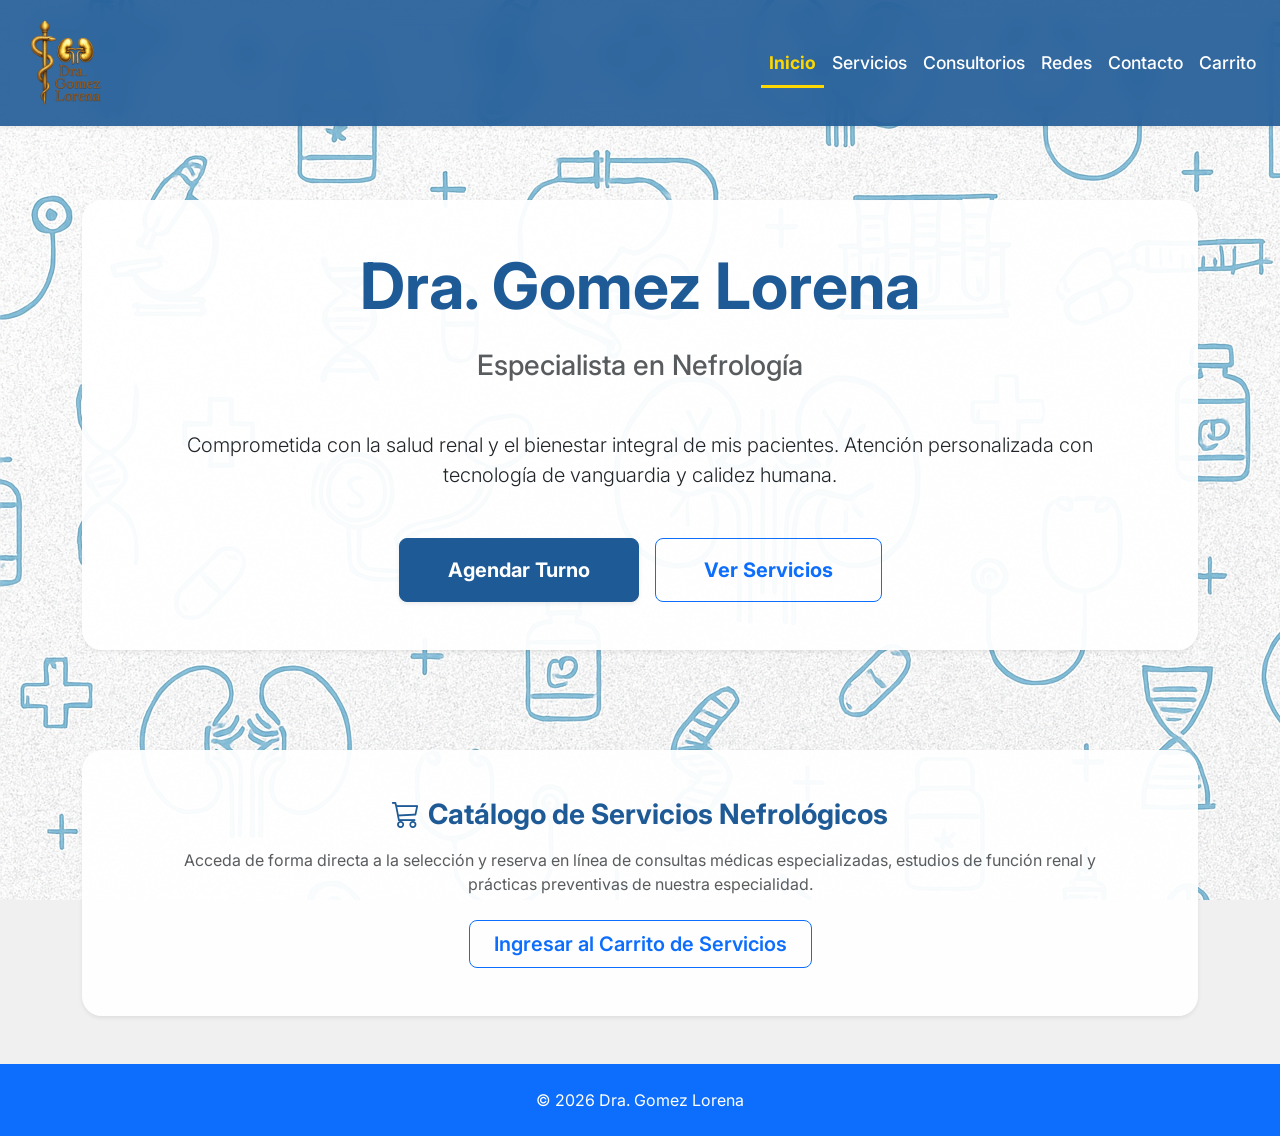
<file: index.html>
<!DOCTYPE html>
<html lang="es">

<head>
    <meta charset="utf-8" />
    <meta name="viewport" content="width=device-width, initial-scale=1.0" />
    <title>Inicio - Dra Gomez Lorena</title>
    <link rel="icon" type="image/png" href="favicon.png" />
    <link href="https://fonts.googleapis.com/css2?family=Inter:wght@400;500;700&display=swap" rel="stylesheet">
    <link rel="stylesheet" href="https://cdn.jsdelivr.net/npm/bootstrap@5.3.3/dist/css/bootstrap.min.css">
    <link rel="stylesheet" href="https://cdn.jsdelivr.net/npm/bootstrap-icons@1.11.3/font/bootstrap-icons.min.css">
    <link rel="stylesheet" href="css/app.css" />
</head>

<body>
    <header>
        <nav class="navbar navbar-expand-lg px-3 fixed-top shadow-sm">
            <div class="container-fluid px-0">
                <a class="navbar-brand ps-0" href="index.html">
                    <img src="iconos/GomezIconDorado.png" alt="Logo" style="height: 100px;" />
                </a>
                <button class="navbar-toggler border-warning" type="button" data-bs-toggle="collapse" data-bs-target="#navbarNav">
                    <span class="navbar-toggler-icon"></span>
                </button>
                <div class="collapse navbar-collapse" id="navbarNav">
                    <ul class="navbar-nav ms-auto">
                        <li class="nav-item"><a class="nav-link active" href="index.html">Inicio</a></li>
                        <li class="nav-item"><a class="nav-link" href="servicios.html">Servicios</a></li>
                        <li class="nav-item"><a class="nav-link" href="consultorios.html">Consultorios</a></li>
                        <li class="nav-item"><a class="nav-link" href="redes.html">Redes</a></li>
                        <li class="nav-item"><a class="nav-link" href="contacto.html">Contacto</a></li>
                        <li class="nav-item"><a class="nav-link" href="carrito.html">Carrito</a></li>
                    </ul>
                </div>
            </div>
        </nav>
    </header>

    <main class="contenido-principal container">
        <section class="seccion-principal text-center">
            <div class="tarjeta-premium p-5 shadow-sm">
                <h1 class="display-3 fw-bold text-primary mb-4">Dra. Gomez Lorena</h1>
                <h2 class="h3 text-muted mb-5">Especialista en Nefrología</h2>
                <p class="lead mb-5 px-lg-5">
                    Comprometida con la salud renal y el bienestar integral de mis pacientes. 
                    Atención personalizada con tecnología de vanguardia y calidez humana.
                </p>
                <div class="d-grid gap-3 d-sm-flex justify-content-sm-center">
                    <a href="contacto.html" class="btn btn-primary btn-lg px-5 py-3 fw-bold shadow-sm">
                        Agendar Turno
                    </a>
                    <a href="servicios.html" class="btn btn-outline-primary btn-lg px-5 py-3 fw-bold">
                        Ver Servicios
                    </a>
                </div>
            </div>
        </section>

        <section class="mb-5 text-center">
            <div class="tarjeta-premium p-5 shadow-sm">
                <h3 class="fw-bold text-primary mb-3"><i class="bi bi-cart3 me-2"></i>Catálogo de Servicios Nefrológicos</h3>
                <p class="text-muted mb-4 px-lg-5">
                    Acceda de forma directa a la selección y reserva en línea de consultas médicas especializadas, 
                    estudios de función renal y prácticas preventivas de nuestra especialidad.
                </p>
                <a href="carrito.html" class="btn btn-outline-primary btn-lg px-4 py-2 fw-semibold">
                    Ingresar al Carrito de Servicios
                </a>
            </div>
        </section>
    </main>

    <footer class="bg-primary text-white py-4 mt-auto">
        <div class="container text-center">
            <p class="mb-0">&copy; 2026 Dra. Gomez Lorena</p>
        </div>
    </footer>

    <script src="https://cdn.jsdelivr.net/npm/bootstrap@5.3.3/dist/js/bootstrap.bundle.min.js"></script>
</body>

</html>
</file>
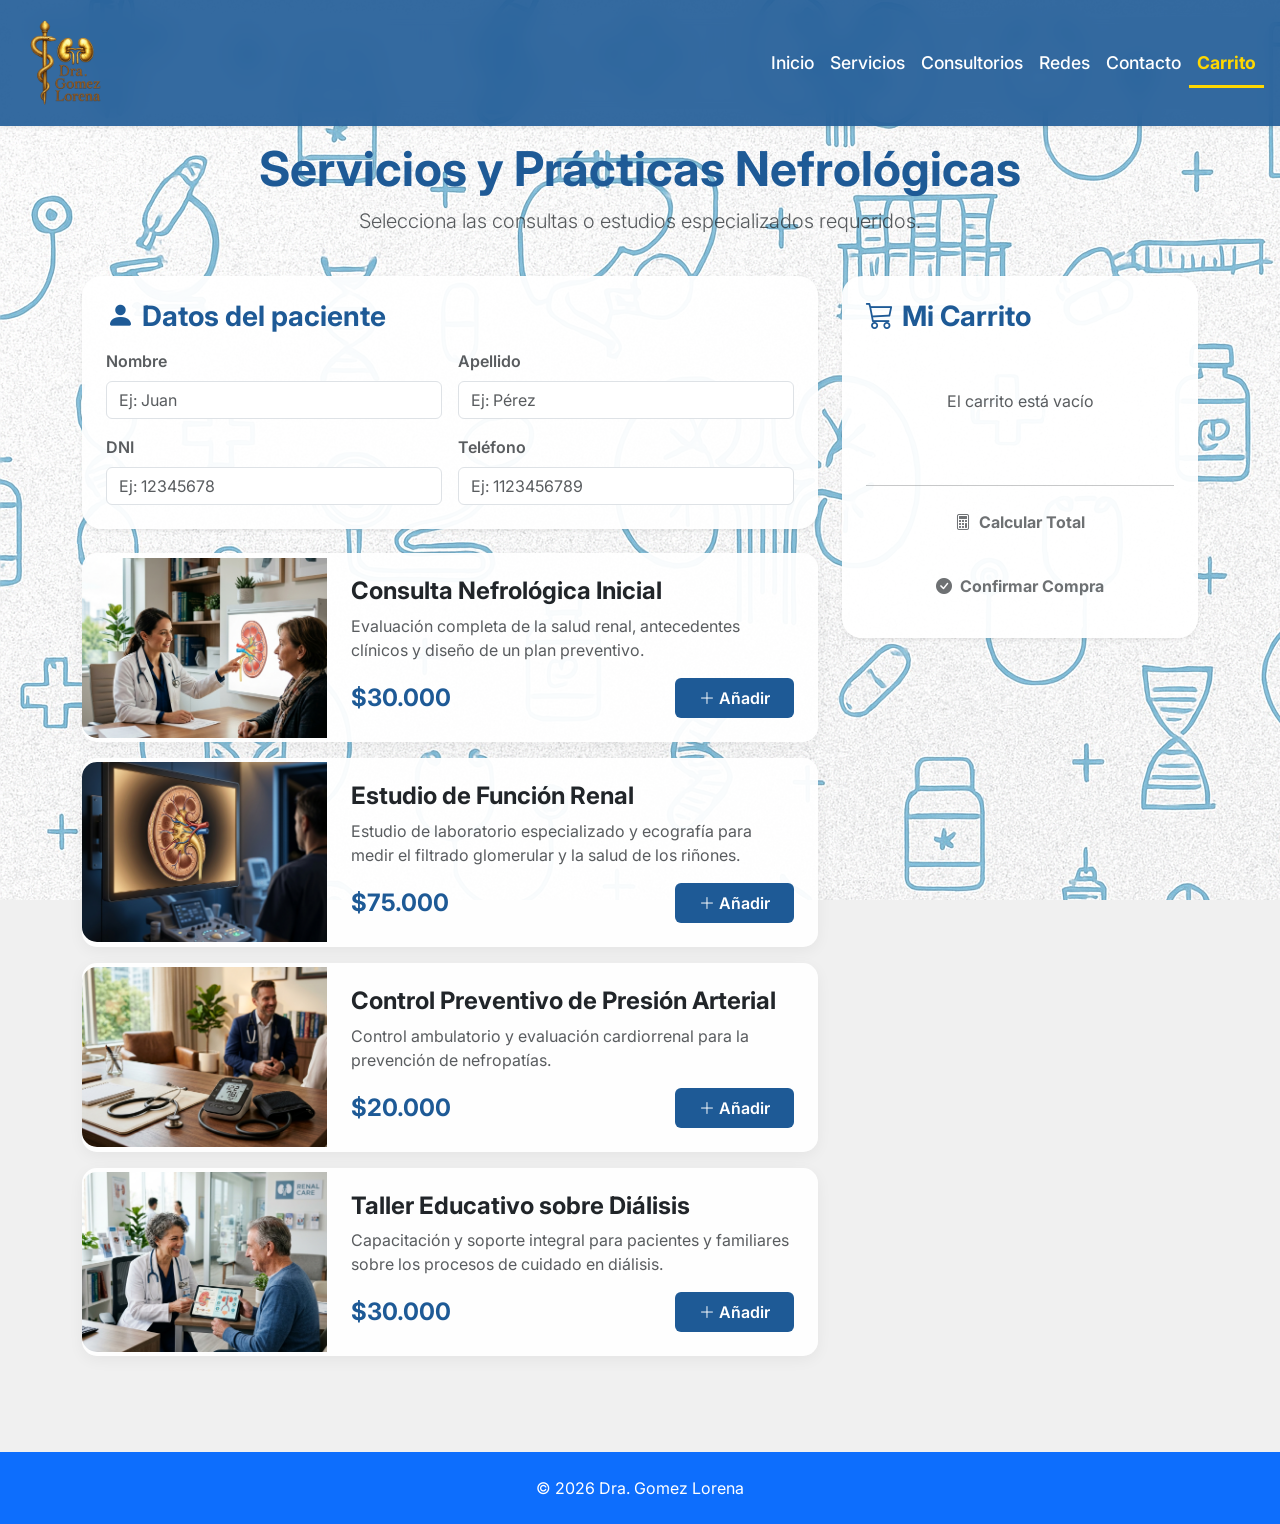
<file: carrito.html>
<!DOCTYPE html>
<html lang="es">

<head>
    <meta charset="utf-8" />
    <meta name="viewport" content="width=device-width, initial-scale=1.0" />
    <title>Carrito de Compras - Dra Gomez Lorena</title>
    <link rel="icon" type="image/png" href="favicon.png" />
    <link href="https://fonts.googleapis.com/css2?family=Inter:wght@400;500;700&display=swap" rel="stylesheet">
    <link rel="stylesheet" href="https://cdn.jsdelivr.net/npm/bootstrap@5.3.3/dist/css/bootstrap.min.css">
    <link rel="stylesheet" href="https://cdn.jsdelivr.net/npm/bootstrap-icons@1.11.3/font/bootstrap-icons.min.css">
    <link rel="stylesheet" href="css/app.css" />
    <style>
        .seccion-carrito {
            padding-top: 140px;
            padding-bottom: 80px;
        }

        .img-producto {
            width: 100%;
            height: 180px;
            object-fit: cover;
            border-top-left-radius: 15px;
            border-bottom-left-radius: 15px;
        }

        @media (max-width: 768px) {
            .img-producto {
                height: 200px;
                border-bottom-left-radius: 0;
                border-top-right-radius: 15px;
            }
        }

        .tarjeta-producto {
            border: none;
            border-radius: 15px;
            background: var(--fondo-premium);
            box-shadow: 0 4px 15px rgba(0, 0, 0, 0.05);
            transition: transform 0.2s ease, box-shadow 0.2s ease;
        }

        .tarjeta-producto:hover {
            transform: translateY(-5px);
            box-shadow: 0 8px 25px rgba(0, 0, 0, 0.1);
        }

        .btn-azul {
            background-color: var(--azul-principal);
            color: white;
            border: none;
            transition: background-color 0.2s ease, color 0.2s ease;
        }

        .btn-azul:hover {
            background-color: #154575;
            color: var(--dorado-acento);
        }

        .btn-dorado {
            background-color: var(--dorado-acento);
            color: #1e5a96;
            font-weight: 700;
            border: none;
            transition: transform 0.2s ease;
        }

        .btn-dorado:hover {
            background-color: #e6c200;
            transform: scale(1.02);
        }

        .lista-carrito-elemento {
            border-bottom: 1px dashed #ddd;
            padding: 10px 0;
        }

        .lista-carrito-elemento:last-child {
            border-bottom: none;
        }

        .panel-carrito-fijo {
            position: sticky;
            top: 120px;
            z-index: 100;
        }
    </style>
</head>

<body class="d-flex flex-column h-100">
    <header>
        <nav class="navbar navbar-expand-lg px-3 fixed-top shadow-sm">
            <div class="container-fluid px-0">
                <a class="navbar-brand ps-0" href="index.html">
                    <img src="iconos/GomezIconDorado.png" alt="Logo" style="height: 100px;" />
                </a>
                <button class="navbar-toggler border-warning" type="button" data-bs-toggle="collapse"
                    data-bs-target="#navbarNav">
                    <span class="navbar-toggler-icon"></span>
                </button>
                <div class="collapse navbar-collapse" id="navbarNav">
                    <ul class="navbar-nav ms-auto">
                        <li class="nav-item"><a class="nav-link" href="index.html">Inicio</a></li>
                        <li class="nav-item"><a class="nav-link" href="servicios.html">Servicios</a></li>
                        <li class="nav-item"><a class="nav-link" href="consultorios.html">Consultorios</a></li>
                        <li class="nav-item"><a class="nav-link" href="redes.html">Redes</a></li>
                        <li class="nav-item"><a class="nav-link" href="contacto.html">Contacto</a></li>
                        <li class="nav-item"><a class="nav-link active" href="carrito.html">Carrito</a></li>
                    </ul>
                </div>
            </div>
        </nav>
    </header>

    <main class="flex-shrink-0">
        <section class="seccion-carrito container">
            <div class="row">
                <div class="col-12 mb-4 text-center">
                    <h1 class="display-5 fw-bold" style="color: var(--azul-principal);">Servicios y Prácticas
                        Nefrológicas</h1>
                    <p class="lead text-muted">Selecciona las consultas o estudios especializados requeridos.</p>
                </div>
            </div>

            <div class="row g-4">
                <!-- aca van los servicios médicos que mostramos -->
                <div class="col-lg-8">
                    <!-- formulario para que el paciente cargue sus datos -->
                    <div class="card tarjeta-premium p-4 mb-4 shadow-sm">
                        <h3 class="fw-bold mb-3" style="color: var(--azul-principal);">
                            <i class="bi bi-person-fill me-2"></i>Datos del paciente
                        </h3>
                        <form id="formulario-comprador" class="row g-3">
                            <div class="col-md-6">
                                <label for="comprador-nombre" class="form-label fw-semibold text-muted">Nombre</label>
                                <input type="text" class="form-control" id="comprador-nombre" required
                                    placeholder="Ej: Juan">
                            </div>
                            <div class="col-md-6">
                                <label for="comprador-apellido"
                                    class="form-label fw-semibold text-muted">Apellido</label>
                                <input type="text" class="form-control" id="comprador-apellido" required
                                    placeholder="Ej: Pérez">
                            </div>
                            <div class="col-md-6">
                                <label for="comprador-dni" class="form-label fw-semibold text-muted">DNI</label>
                                <input type="text" class="form-control" id="comprador-dni" required
                                    placeholder="Ej: 12345678" pattern="[0-9]{7,8}">
                            </div>
                            <div class="col-md-6">
                                <label for="comprador-telefono"
                                    class="form-label fw-semibold text-muted">Teléfono</label>
                                <input type="tel" class="form-control" id="comprador-telefono" required
                                    placeholder="Ej: 1123456789">
                            </div>
                        </form>
                    </div>

                    <div id="contenedor-productos">

                    </div>
                </div>

                <!-- aqui resumen del carrito -->
                <div class="col-lg-4">
                    <div class="card tarjeta-premium p-4 panel-carrito-fijo shadow-sm">
                        <h3 class="fw-bold mb-3" style="color: var(--azul-principal);">
                            <i class="bi bi-cart3 me-2"></i>Mi Carrito
                        </h3>

                        <div id="mensaje-temporal" class="alert alert-success d-none py-2" role="alert"></div>

                        <!-- la lista de compra -->
                        <div id="lista-carrito" class="my-3 overflow-auto" style="max-height: 250px;">
                            <p class="text-muted italic text-center py-4">El carrito está vacío</p>
                        </div>

                        <hr>


                        <button id="btn-calcular" class="btn btn-azul w-100 fw-bold py-2 mb-3"
                            onclick="calcularTotales()" disabled>
                            <i class="bi bi-calculator me-2"></i>Calcular Total
                        </button>

                        <!-- cuadro con los precios finales -->
                        <div id="panel-totales" class="bg-light p-3 rounded mb-3 d-none">
                            <div class="d-flex justify-content-between mb-2">
                                <span class="text-muted">Subtotal:</span>
                                <span id="subtotal-valor" class="fw-semibold">-$0.00</span>
                            </div>
                            <div class="d-flex justify-content-between mb-2">
                                <span class="text-muted">IVA (21%):</span>
                                <span id="iva-valor" class="fw-semibold">-$0.00</span>
                            </div>
                            <div class="d-flex justify-content-between pt-2 border-top">
                                <span class="fw-bold text-dark">Total:</span>
                                <span id="total-valor" class="fw-bold fs-5 text-primary">-$0.00</span>
                            </div>
                        </div>

                        <!-- boton final para comprar -->
                        <button id="btn-confirmar" class="btn btn-dorado w-100 fw-bold py-3" onclick="confirmarPedido()"
                            disabled>
                            <i class="bi bi-check-circle-fill me-2"></i>Confirmar Compra
                        </button>
                    </div>
                </div>
            </div>
        </section>
    </main>

    <footer class="bg-primary text-white py-4 mt-auto">
        <div class="container text-center">
            <p class="mb-0">&copy; 2026 Dra. Gomez Lorena</p>
        </div>
    </footer>

    <!-- bootstrap y scripts -->
    <script src="https://cdn.jsdelivr.net/npm/bootstrap@5.3.3/dist/js/bootstrap.bundle.min.js"></script>
    <script src="js/productos.js"></script>
    <script>
        // aqui guardamos lo que el usuario va agregando
        let carrito = [];

        // Elementos del html que vamos a usar
        const contenedorProductos = document.getElementById("contenedor-productos");
        const listaCarrito = document.getElementById("lista-carrito");
        const btnCalcular = document.getElementById("btn-calcular");
        const btnConfirmar = document.getElementById("btn-confirmar");
        const panelTotales = document.getElementById("panel-totales");
        const subtotalValor = document.getElementById("subtotal-valor");
        const ivaValor = document.getElementById("iva-valor");
        const totalValor = document.getElementById("total-valor");
        const mensajeTemporal = document.getElementById("mensaje-temporal");

        // función para mostrar los productos en pantalla
        function renderizarCatalogo() {
            contenedorProductos.innerHTML = "";

            Object.keys(productos).forEach(id => {
                const producto = productos[id];
                const tarjeta = document.createElement("div");
                tarjeta.className = "card tarjeta-producto mb-3";
                tarjeta.innerHTML = `
                    <div class="row g-0 align-items-center">
                        <div class="col-md-4">
                            <img src="${producto.imagen}" class="img-producto" alt="${producto.nombre}">
                        </div>
                        <div class="col-md-8">
                            <div class="card-body p-4">
                                <h4 class="card-title fw-bold text-dark mb-2">${producto.nombre}</h4>
                                <p class="card-text text-muted mb-3">${producto.descripcion}</p>
                                <div class="d-flex justify-content-between align-items-center">
                                    <span class="fs-4 fw-bold text-primary">$${producto.precio.toLocaleString('es-AR')}</span>
                                    <button class="btn btn-azul px-4 py-2 fw-semibold" onclick="agregarAlCarrito(${id})">
                                        <i class="bi bi-plus-lg me-1"></i>Añadir
                                    </button>
                                </div>
                            </div>
                        </div>
                    </div>
                `;
                contenedorProductos.appendChild(tarjeta);
            });
        }

        // funcion agregar al carrito
        function agregarAlCarrito(id) {
            const producto = productos[id];
            if (!producto) return;

            const elementoExistente = carrito.find(elemento => elemento.id === id);

            if (elementoExistente) {
                elementoExistente.cantidad += 1;
            } else {
                carrito.push({
                    id: id,
                    nombre: producto.nombre,
                    precio: producto.precio,
                    cantidad: 1
                });
            }

            mostrarAlerta(`"${producto.nombre}" agregado al carrito ✅`);
            actualizarCarritoDOM();
            ocultarTotales();
        }

        // funcion para quitar un producto si el usuario se arrepiente
        function quitarDelCarrito(id) {
            carrito = carrito.filter(elemento => elemento.id !== id);
            actualizarCarritoDOM();
            ocultarTotales();
            mostrarAlerta("Servicio removido del carrito ❌");
        }

        // funcion dibuja el carrito en el costado con su contenido
        function actualizarCarritoDOM() {
            listaCarrito.innerHTML = "";

            if (carrito.length === 0) {
                listaCarrito.innerHTML = `<p class="text-muted italic text-center py-4">El carrito está vacío</p>`;
                btnCalcular.disabled = true;
                btnConfirmar.disabled = true;
                return;
            }

            carrito.forEach(elemento => {
                const fila = document.createElement("div");
                fila.className = "d-flex justify-content-between align-items-center lista-carrito-elemento";
                fila.innerHTML = `
                    <div>
                        <span class="fw-semibold d-block text-dark text-truncate" style="max-width: 180px;">${elemento.nombre}</span>
                        <small class="text-muted">Cant: ${elemento.cantidad} x $${elemento.precio.toLocaleString('es-AR')}</small>
                    </div>
                    <div class="d-flex align-items-center gap-2">
                        <span class="fw-bold text-primary">$${(elemento.precio * elemento.cantidad).toLocaleString('es-AR')}</span>
                        <button class="btn btn-outline-danger btn-sm px-2 py-1" onclick="quitarDelCarrito(${elemento.id})">
                            <i class="bi bi-trash"></i>
                        </button>
                    </div>
                `;
                listaCarrito.appendChild(fila);
            });

            btnCalcular.disabled = false;
            btnConfirmar.disabled = true;
        }

        // funcion de calculos
        function calcularTotales() {
            if (carrito.length === 0) return;

            const subtotal = carrito.reduce((acumulador, elemento) => acumulador + (elemento.precio * elemento.cantidad), 0);
            const iva = subtotal * IVA_PORCENTAJE;
            const total = subtotal + iva;

            subtotalValor.textContent = `$${subtotal.toLocaleString('es-AR', { minimumFractionDigits: 2, maximumFractionDigits: 2 })}`;
            ivaValor.textContent = `$${iva.toLocaleString('es-AR', { minimumFractionDigits: 2, maximumFractionDigits: 2 })}`;
            totalValor.textContent = `$${total.toLocaleString('es-AR', { minimumFractionDigits: 2, maximumFractionDigits: 2 })}`;

            panelTotales.classList.remove("d-none");
            btnConfirmar.disabled = false;
            mostrarAlerta("Totales calculados con éxito 🧮");
        }

        // funcion que esconde el panel de precios si agrega o quita elementos para que tengan que volver a calcular
        function ocultarTotales() {
            panelTotales.classList.add("d-none");
            btnConfirmar.disabled = true;
        }



        // realiza el envio mediante FormSubmit en segundo plano
        function enviarPedidoFormSubmit(datosComprador) {
            const datosEnvio = new FormData();
            datosEnvio.append("Nombre", datosComprador.nombre);
            datosEnvio.append("Apellido", datosComprador.apellido);
            datosEnvio.append("DNI", datosComprador.dni);
            datosEnvio.append("Teléfono", datosComprador.telefono);

            // Mapear cada elemento del carrito como campo individual para que FormSubmit los liste
            carrito.forEach((elemento, indice) => {
                datosEnvio.append(
                    `Práctica ${indice + 1}`,
                    `${elemento.nombre} (Cant: ${elemento.cantidad}) - Subtotal: $${(elemento.precio * elemento.cantidad).toLocaleString('es-AR')}`
                );
            });

            const subtotal = carrito.reduce((acumulador, elemento) => acumulador + (elemento.precio * elemento.cantidad), 0);
            const iva = subtotal * IVA_PORCENTAJE;
            const total = subtotal + iva;

            datosEnvio.append("Subtotal", `$${subtotal.toLocaleString('es-AR', { minimumFractionDigits: 2 })}`);
            datosEnvio.append("IVA (21%)", `$${iva.toLocaleString('es-AR', { minimumFractionDigits: 2 })}`);
            datosEnvio.append("Total General", `$${total.toLocaleString('es-AR', { minimumFractionDigits: 2 })}`);

            // Parámetros especiales de FormSubmit
            datosEnvio.append("_subject", `Nueva Reserva de Prácticas - ${datosComprador.nombre} ${datosComprador.apellido}`);
            datosEnvio.append("_captcha", "false");
            datosEnvio.append("_template", "box");

            return fetch("https://formsubmit.co/ajax/miguezexequiel@hotmail.com", {
                method: "POST",
                body: datosEnvio
            })
                .then(respuesta => {
                    if (!respuesta.ok) throw new Error("Error en el envío");
                    return respuesta.json();
                });
        }

        // limpia todo, valida el formulario y dispara el envío del mail
        function confirmarPedido() {
            if (carrito.length === 0) return;

            const formulario = document.getElementById("formulario-comprador");
            if (!formulario.reportValidity()) {
                mostrarAlerta("Completa los datos del comprador correctamente ⚠️");
                return;
            }

            const datosComprador = {
                nombre: document.getElementById("comprador-nombre").value.trim(),
                apellido: document.getElementById("comprador-apellido").value.trim(),
                dni: document.getElementById("comprador-dni").value.trim(),
                telefono: document.getElementById("comprador-telefono").value.trim()
            };

            btnConfirmar.disabled = true;
            btnConfirmar.innerHTML = `<span class="spinner-border spinner-border-sm me-2" role="status" aria-hidden="true"></span>Enviando...`;

            enviarPedidoFormSubmit(datosComprador)
                .then(() => {
                    carrito = [];
                    actualizarCarritoDOM();
                    ocultarTotales();
                    formulario.reset();
                    window.location.href = "gracias.html";
                })
                .catch(error => {
                    console.error("Fallo al mandar mail:", error);
                    mostrarAlerta("Fallo al enviar mail. Guardando de respaldo... ❌");

                    const pedidoRespaldo = {
                        comprador: datosComprador,
                        items: carrito,
                        fecha: new Date().toISOString()
                    };
                    localStorage.setItem("ultimo_pedido_fallido", JSON.stringify(pedidoRespaldo));

                    btnConfirmar.disabled = false;
                    btnConfirmar.innerHTML = `<i class="bi bi-check-circle-fill me-2"></i>Confirmar Compra`;
                });
        }

        // cartel de mensaje 
        function mostrarAlerta(mensaje) {
            mensajeTemporal.textContent = mensaje;
            mensajeTemporal.classList.remove("d-none");
            clearTimeout(window.temporizadorAlerta);
            window.temporizadorAlerta = setTimeout(() => {
                mensajeTemporal.classList.add("d-none");
            }, 3000);
        }


        renderizarCatalogo();
    </script>
</body>

</html>
</file>
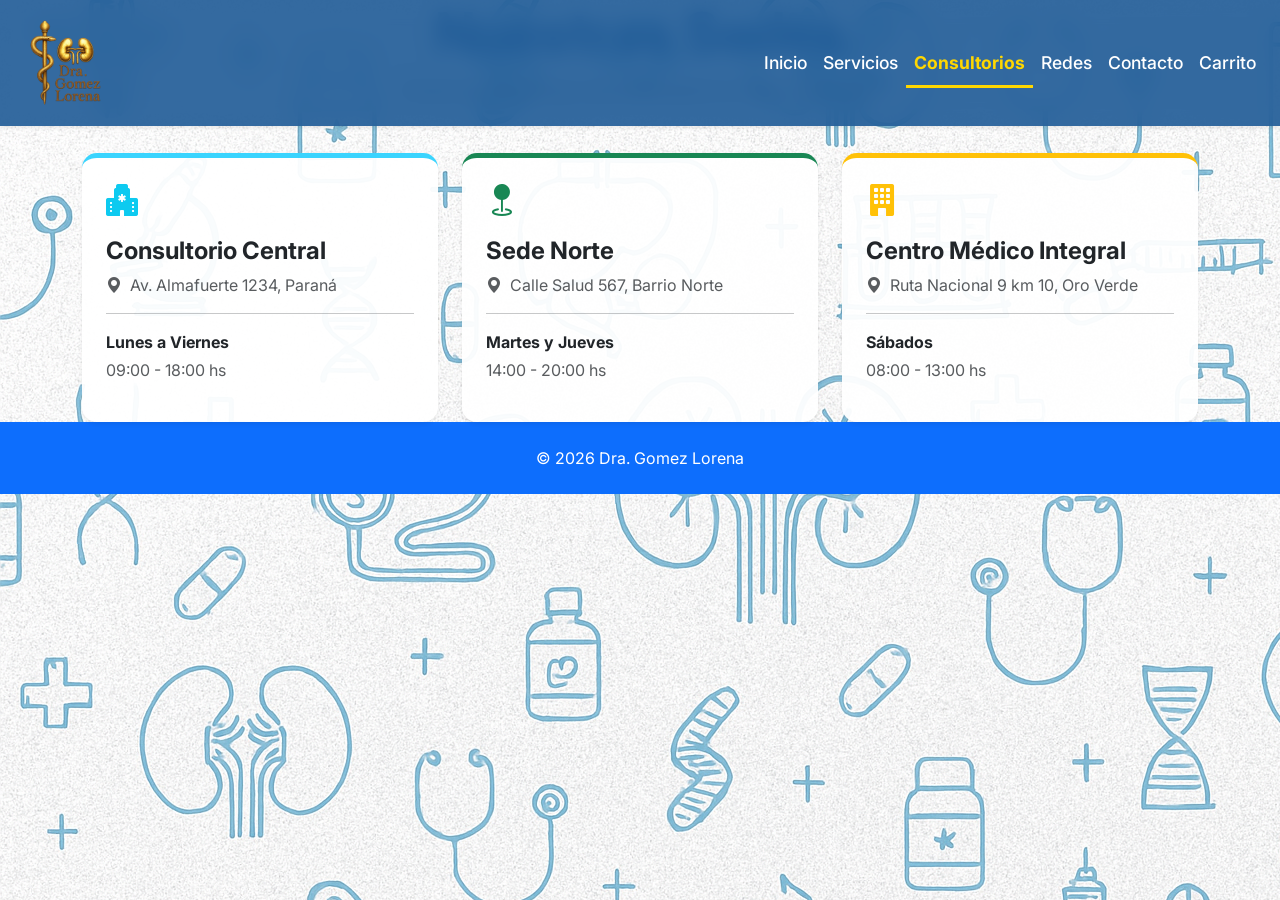
<file: consultorios.html>
<!DOCTYPE html>
<html lang="es">

<head>
    <meta charset="utf-8" />
    <meta name="viewport" content="width=device-width, initial-scale=1.0" />
    <title>Consultorios - Dra Gomez Lorena</title>
    <link rel="icon" type="image/png" href="favicon.png" />
    <link href="https://fonts.googleapis.com/css2?family=Inter:wght@400;500;700&display=swap" rel="stylesheet">
    <link rel="stylesheet" href="https://cdn.jsdelivr.net/npm/bootstrap@5.3.3/dist/css/bootstrap.min.css">
    <link rel="stylesheet" href="https://cdn.jsdelivr.net/npm/bootstrap-icons@1.11.3/font/bootstrap-icons.min.css">
    <link rel="stylesheet" href="css/app.css" />
</head>

<body>
    <header>
        <nav class="navbar navbar-expand-lg px-3 fixed-top shadow-sm">
            <div class="container-fluid px-0">
                <a class="navbar-brand ps-0" href="index.html">
                    <img src="iconos/GomezIconDorado.png" alt="Logo" style="height: 100px;" />
                </a>
                <button class="navbar-toggler border-warning" type="button" data-bs-toggle="collapse"
                    data-bs-target="#navbarNav">
                    <span class="navbar-toggler-icon"></span>
                </button>
                <div class="collapse navbar-collapse" id="navbarNav">
                    <ul class="navbar-nav ms-auto">
                        <li class="nav-item"><a class="nav-link" href="index.html">Inicio</a></li>
                        <li class="nav-item"><a class="nav-link" href="servicios.html">Servicios</a></li>
                        <li class="nav-item"><a class="nav-link active" href="consultorios.html">Consultorios</a></li>
                        <li class="nav-item"><a class="nav-link" href="redes.html">Redes</a></li>
                        <li class="nav-item"><a class="nav-link" href="contacto.html">Contacto</a></li>
                        <li class="nav-item"><a class="nav-link" href="carrito.html">Carrito</a></li>
                    </ul>
                </div>
            </div>
        </nav>
    </header>

    <main class="contenido-principal container">
        <div class="text-center mb-5">
            <h1 class="display-4 text-primary fw-bold">Nuestras Sedes</h1>
            <p class="lead text-muted">Estamos cerca tuyo para brindarte la mejor atención.</p>
        </div>

        <div class="row g-4 justify-content-center">
            <!-- Sede 1 -->
            <div class="col-md-6 col-lg-4">
                <div class="tarjeta-ubicacion h-100 p-4 shadow-sm borde-info-personalizado">
                    <div class="mb-3 text-info h2"><i class="bi bi-hospital-fill"></i></div>
                    <h3 class="h4 fw-bold">Consultorio Central</h3>
                    <p class="text-muted"><i class="bi bi-geo-alt-fill me-2"></i>Av. Almafuerte 1234, Paraná</p>
                    <hr>
                    <p class="mb-1"><strong>Lunes a Viernes</strong></p>
                    <p class="text-muted">09:00 - 18:00 hs</p>
                </div>
            </div>

            <!-- Sede 2 -->
            <div class="col-md-6 col-lg-4">
                <div class="tarjeta-ubicacion h-100 p-4 shadow-sm borde-exito-personalizado">
                    <div class="mb-3 text-success h2"><i class="bi bi-geo-fill"></i></div>
                    <h3 class="h4 fw-bold">Sede Norte</h3>
                    <p class="text-muted"><i class="bi bi-geo-alt-fill me-2"></i>Calle Salud 567, Barrio Norte</p>
                    <hr>
                    <p class="mb-1"><strong>Martes y Jueves</strong></p>
                    <p class="text-muted">14:00 - 20:00 hs</p>
                </div>
            </div>

            <!-- Sede 3 -->
            <div class="col-md-6 col-lg-4">
                <div class="tarjeta-ubicacion h-100 p-4 shadow-sm borde-alerta-personalizado">
                    <div class="mb-3 text-warning h2"><i class="bi bi-building-fill"></i></div>
                    <h3 class="h4 fw-bold">Centro Médico Integral</h3>
                    <p class="text-muted"><i class="bi bi-geo-alt-fill me-2"></i>Ruta Nacional 9 km 10, Oro Verde</p>
                    <hr>
                    <p class="mb-1"><strong>Sábados</strong></p>
                    <p class="text-muted">08:00 - 13:00 hs</p>
                </div>
            </div>
        </div>
    </main>

    <footer class="bg-primary text-white py-4 mt-auto">
        <div class="container text-center">
            <p class="mb-0">&copy; 2026 Dra. Gomez Lorena</p>
        </div>
    </footer>

    <script src="https://cdn.jsdelivr.net/npm/bootstrap@5.3.3/dist/js/bootstrap.bundle.min.js"></script>
</body>

</html>
</file>
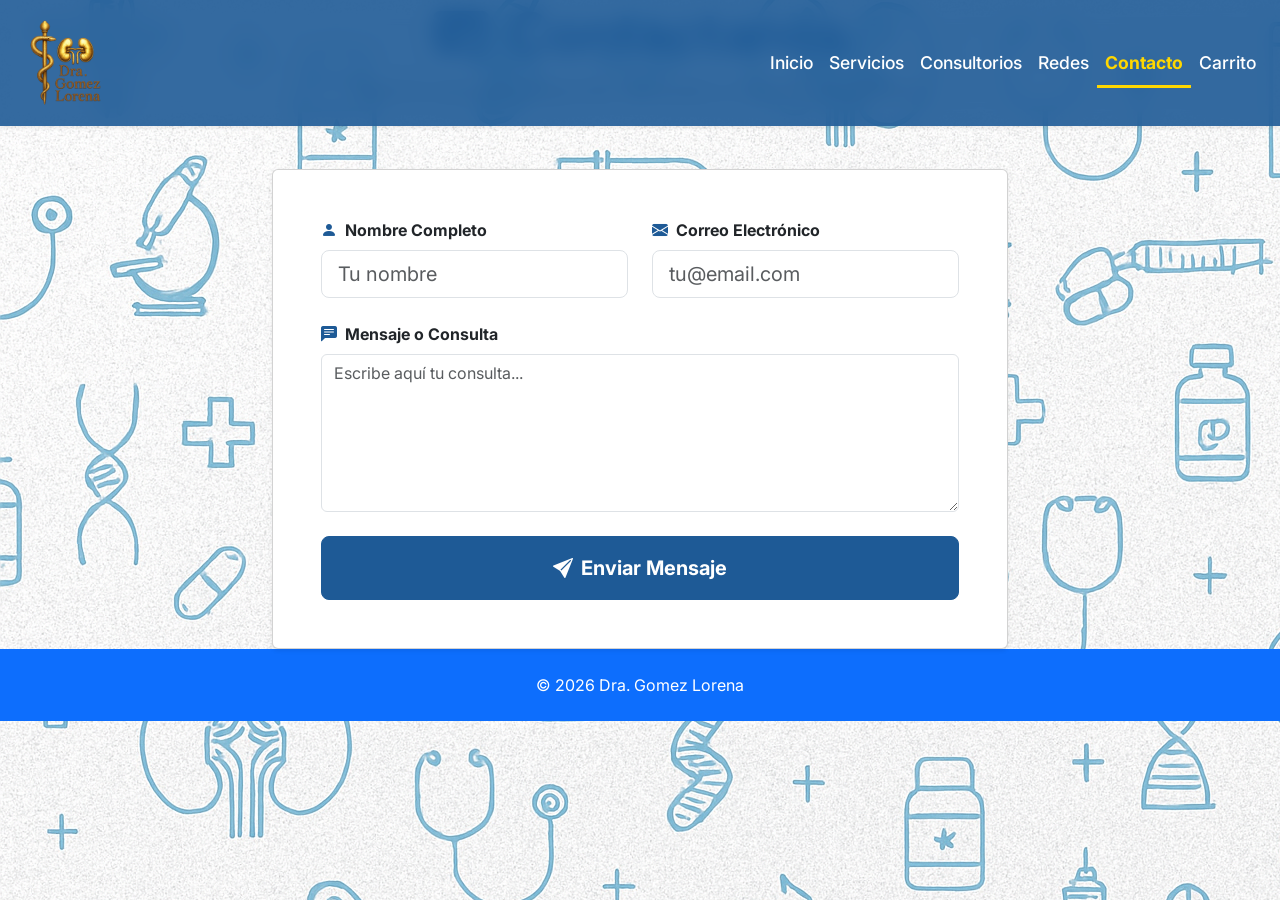
<file: contacto.html>
<!DOCTYPE html>
<html lang="es">

<head>
    <meta charset="utf-8" />
    <meta name="viewport" content="width=device-width, initial-scale=1.0" />
    <title>Contacto - Dra Gomez Lorena</title>
    <link rel="icon" type="image/png" href="favicon.png" />
    <link href="https://fonts.googleapis.com/css2?family=Inter:wght@400;500;700&display=swap" rel="stylesheet">
    <link rel="stylesheet" href="https://cdn.jsdelivr.net/npm/bootstrap@5.3.3/dist/css/bootstrap.min.css">
    <link rel="stylesheet" href="https://cdn.jsdelivr.net/npm/bootstrap-icons@1.11.3/font/bootstrap-icons.min.css">
    <link rel="stylesheet" href="css/app.css" />
</head>

<body>
    <header>
        <nav class="navbar navbar-expand-lg px-3 fixed-top shadow-sm">
            <div class="container-fluid px-0">
                <a class="navbar-brand ps-0" href="index.html">
                    <img src="iconos/GomezIconDorado.png" alt="Logo" style="height: 100px;" />
                </a>
                <button class="navbar-toggler border-warning" type="button" data-bs-toggle="collapse" data-bs-target="#navbarNav">
                    <span class="navbar-toggler-icon"></span>
                </button>
                <div class="collapse navbar-collapse" id="navbarNav">
                    <ul class="navbar-nav ms-auto">
                        <li class="nav-item"><a class="nav-link" href="index.html">Inicio</a></li>
                        <li class="nav-item"><a class="nav-link" href="servicios.html">Servicios</a></li>
                        <li class="nav-item"><a class="nav-link" href="consultorios.html">Consultorios</a></li>
                        <li class="nav-item"><a class="nav-link" href="redes.html">Redes</a></li>
                        <li class="nav-item"><a class="nav-link active" href="contacto.html">Contacto</a></li>
                        <li class="nav-item"><a class="nav-link" href="carrito.html">Carrito</a></li>
                    </ul>
                </div>
            </div>
        </nav>
    </header>

    <main class="contenido-principal container">
        <div class="row justify-content-center">
            <div class="col-lg-8 text-center mb-5">
                <h1 class="display-4 text-primary fw-bold"><i class="bi bi-envelope-at-fill me-2"></i> Contactanos</h1>
                <p class="lead text-muted">Estamos aquí para responder tus dudas y coordinar tu atención.</p>
            </div>
            <div class="col-md-10 col-lg-8">
                <div class="card shadow-sm p-4 p-md-5">
                    <form action="https://formsubmit.co/miguezexequiel@hotmail.com" method="POST">
                        <input type="hidden" name="_captcha" value="false" />
                        <input type="hidden" name="_next" value="gracias.html" />

                        <div class="row g-4">
                            <div class="col-md-6">
                                <label for="nombre" class="form-label fw-bold">
                                    <i class="bi bi-person-fill text-primary me-2"></i>Nombre Completo
                                </label>
                                <input type="text" name="Nombre" id="nombre" class="form-control form-control-lg" placeholder="Tu nombre" required />
                            </div>

                            <div class="col-md-6">
                                <label for="email" class="form-label fw-bold">
                                    <i class="bi bi-envelope-fill text-primary me-2"></i>Correo Electrónico
                                </label>
                                <input type="email" name="Email" id="email" class="form-control form-control-lg" placeholder="tu@email.com" required />
                            </div>

                            <div class="col-12">
                                <label for="mensaje" class="form-label fw-bold">
                                    <i class="bi bi-chat-left-text-fill text-primary me-2"></i>Mensaje o Consulta
                                </label>
                                <textarea name="Mensaje" id="mensaje" rows="6" class="form-control" placeholder="Escribe aquí tu consulta..." required></textarea>
                            </div>

                            <div class="col-12 d-grid mt-4">
                                <button type="submit" class="btn btn-primary btn-lg py-3 fw-bold">
                                    <i class="bi bi-send-fill me-2"></i>Enviar Mensaje
                                </button>
                            </div>
                        </div>
                    </form>
                </div>
            </div>
        </div>
    </main>

    <footer class="bg-primary text-white py-4 mt-auto">
        <div class="container text-center">
            <p class="mb-0">&copy; 2026 Dra. Gomez Lorena</p>
        </div>
    </footer>

    <script src="https://cdn.jsdelivr.net/npm/bootstrap@5.3.3/dist/js/bootstrap.bundle.min.js"></script>
</body>

</html>
</file>
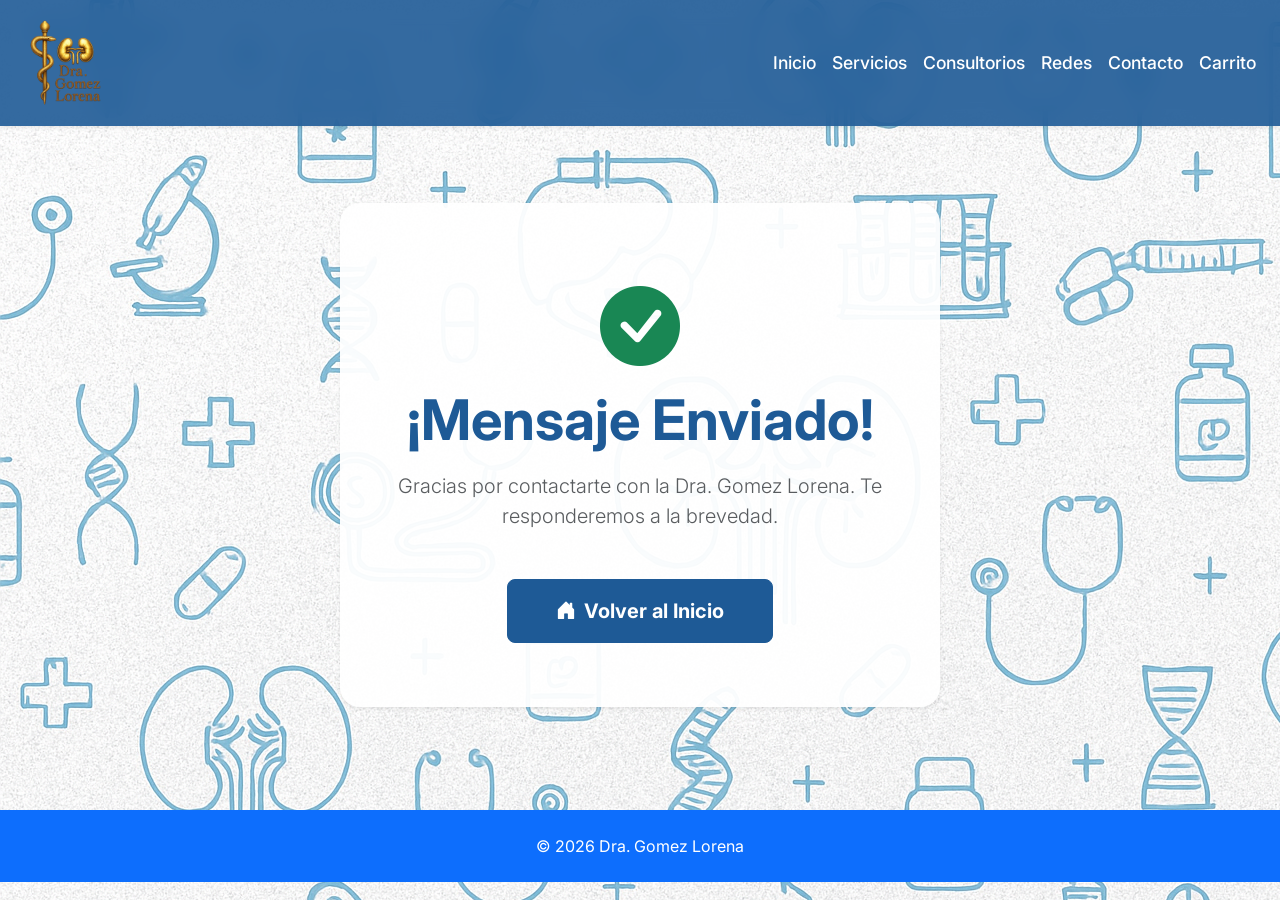
<file: gracias.html>
<!DOCTYPE html>
<html lang="es">

<head>
    <meta charset="utf-8" />
    <meta name="viewport" content="width=device-width, initial-scale=1.0" />
    <title>Gracias - Dra Gomez Lorena</title>
    <link rel="icon" type="image/png" href="favicon.png" />
    <link href="https://fonts.googleapis.com/css2?family=Inter:wght@400;500;700&display=swap" rel="stylesheet">
    <link rel="stylesheet" href="https://cdn.jsdelivr.net/npm/bootstrap@5.3.3/dist/css/bootstrap.min.css">
    <link rel="stylesheet" href="https://cdn.jsdelivr.net/npm/bootstrap-icons@1.11.3/font/bootstrap-icons.min.css">
    <link rel="stylesheet" href="css/app.css" />
    <style>
        .tarjeta-exito { 
            background: var(--fondo-premium);
            border-radius: 20px; 
            padding: 4rem 2rem; 
            max-width: 600px; 
            width: 100%; 
            margin: auto;
        }
        .icono-check { font-size: 5rem; color: #198754; }
    </style>
</head>

<body>
    <header>
        <nav class="navbar navbar-expand-lg px-3 fixed-top shadow-sm">
            <div class="container-fluid px-0">
                <a class="navbar-brand ps-0" href="index.html">
                    <img src="iconos/GomezIconDorado.png" alt="Logo" style="height: 100px;" />
                </a>
                <button class="navbar-toggler border-warning" type="button" data-bs-toggle="collapse" data-bs-target="#navbarNav">
                    <span class="navbar-toggler-icon"></span>
                </button>
                <div class="collapse navbar-collapse" id="navbarNav">
                    <ul class="navbar-nav ms-auto">
                        <li class="nav-item"><a class="nav-link" href="index.html">Inicio</a></li>
                        <li class="nav-item"><a class="nav-link" href="servicios.html">Servicios</a></li>
                        <li class="nav-item"><a class="nav-link" href="consultorios.html">Consultorios</a></li>
                        <li class="nav-item"><a class="nav-link" href="redes.html">Redes</a></li>
                        <li class="nav-item"><a class="nav-link" href="contacto.html">Contacto</a></li>
                        <li class="nav-item"><a class="nav-link" href="carrito.html">Carrito</a></li>
                    </ul>
                </div>
            </div>
        </nav>
    </header>

    <main class="contenido-principal container text-center d-flex align-items-center" style="min-height: 90vh; padding-top: 100px;">
        <div class="tarjeta-exito shadow-sm">
            <i class="bi bi-check-circle-fill icono-check mb-4"></i>
            <h1 class="display-4 fw-bold text-primary mb-3">¡Mensaje Enviado!</h1>
            <p class="lead text-muted mb-5">Gracias por contactarte con la Dra. Gomez Lorena. Te responderemos a la brevedad.</p>
            <a href="index.html" class="btn btn-primary btn-lg px-5 py-3 fw-bold">
                <i class="bi bi-house-door-fill me-2"></i>Volver al Inicio
            </a>
        </div>
    </main>

    <footer class="bg-primary text-white py-4 mt-auto">
        <div class="container text-center">
            <p class="mb-0">&copy; 2026 Dra. Gomez Lorena</p>
        </div>
    </footer>

    <script src="https://cdn.jsdelivr.net/npm/bootstrap@5.3.3/dist/js/bootstrap.bundle.min.js"></script>
</body>

</html>
</file>
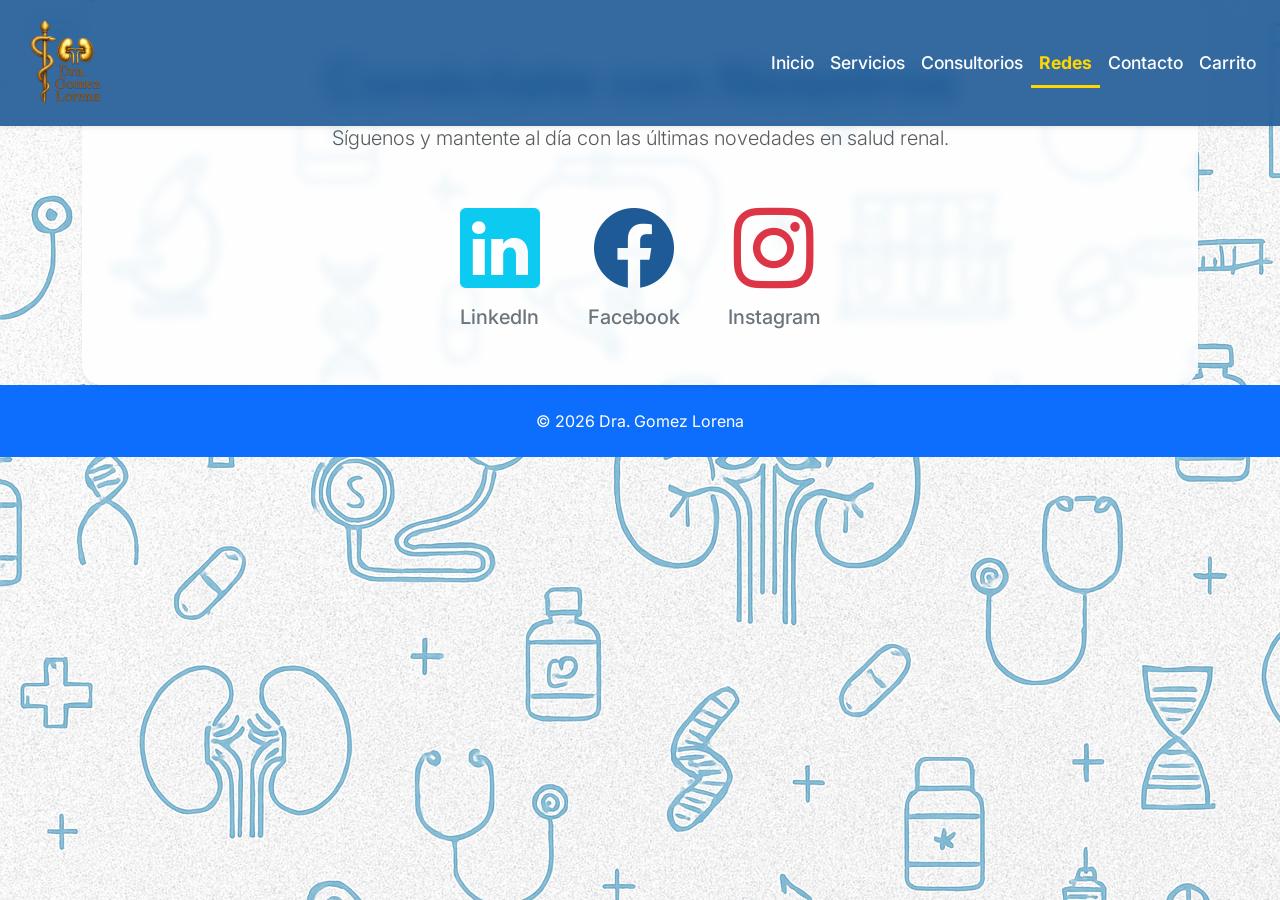
<file: redes.html>
<!DOCTYPE html>
<html lang="es">

<head>
    <meta charset="utf-8" />
    <meta name="viewport" content="width=device-width, initial-scale=1.0" />
    <title>Redes Sociales - Dra Gomez Lorena</title>
    <link rel="icon" type="image/png" href="favicon.png" />
    <link href="https://fonts.googleapis.com/css2?family=Inter:wght@400;500;700&display=swap" rel="stylesheet">
    <link rel="stylesheet" href="https://cdn.jsdelivr.net/npm/bootstrap@5.3.3/dist/css/bootstrap.min.css">
    <link rel="stylesheet" href="https://cdn.jsdelivr.net/npm/bootstrap-icons@1.11.3/font/bootstrap-icons.min.css">
    <link rel="stylesheet" href="css/app.css" />
</head>

<body>
    <header>
        <nav class="navbar navbar-expand-lg px-3 fixed-top shadow-sm">
            <div class="container-fluid px-0">
                <a class="navbar-brand ps-0" href="index.html">
                    <img src="iconos/GomezIconDorado.png" alt="Logo" style="height: 100px;" />
                </a>
                <button class="navbar-toggler border-warning" type="button" data-bs-toggle="collapse" data-bs-target="#navbarNav">
                    <span class="navbar-toggler-icon"></span>
                </button>
                <div class="collapse navbar-collapse" id="navbarNav">
                    <ul class="navbar-nav ms-auto">
                        <li class="nav-item"><a class="nav-link" href="index.html">Inicio</a></li>
                        <li class="nav-item"><a class="nav-link" href="servicios.html">Servicios</a></li>
                        <li class="nav-item"><a class="nav-link" href="consultorios.html">Consultorios</a></li>
                        <li class="nav-item"><a class="nav-link active" href="redes.html">Redes</a></li>
                        <li class="nav-item"><a class="nav-link" href="contacto.html">Contacto</a></li>
                        <li class="nav-item"><a class="nav-link" href="carrito.html">Carrito</a></li>
                    </ul>
                </div>
            </div>
        </nav>
    </header>

    <main class="contenido-principal container">
        <div class="tarjeta-social text-center shadow-sm">
            <div class="mb-5">
                <h1 class="display-4 fw-bold text-primary">Conéctate con Nosotros</h1>
                <p class="lead text-muted">Síguenos y mantente al día con las últimas novedades en salud renal.</p>
            </div>

            <div class="d-flex flex-wrap justify-content-center gap-5">
                <a href="https://www.linkedin.com/in/dra-lorena-gomez-ficticio" target="_blank"
                   class="enlace-icono-social text-info"
                   title="Visita nuestro LinkedIn">
                    <i class="bi bi-linkedin display-1"></i>
                    <p class="mt-2 h5 text-secondary">LinkedIn</p>
                </a>

                <a href="https://www.facebook.com/dra.lorena.gomez.ficticio" target="_blank"
                   class="enlace-icono-social text-primary"
                   title="Visita nuestro Facebook">
                    <i class="bi bi-facebook display-1"></i>
                    <p class="mt-2 h5 text-secondary">Facebook</p>
                </a>

                <a href="https://www.instagram.com/dra.lorena.gomez.ficticio" target="_blank"
                   class="enlace-icono-social text-danger"
                   title="Visita nuestro Instagram">
                    <i class="bi bi-instagram display-1"></i>
                    <p class="mt-2 h5 text-secondary">Instagram</p>
                </a>
            </div>
        </div>
    </main>

    <footer class="bg-primary text-white py-4 mt-auto">
        <div class="container text-center">
            <p class="mb-0">&copy; 2026 Dra. Gomez Lorena</p>
        </div>
    </footer>

    <script src="https://cdn.jsdelivr.net/npm/bootstrap@5.3.3/dist/js/bootstrap.bundle.min.js"></script>
</body>

</html>
</file>
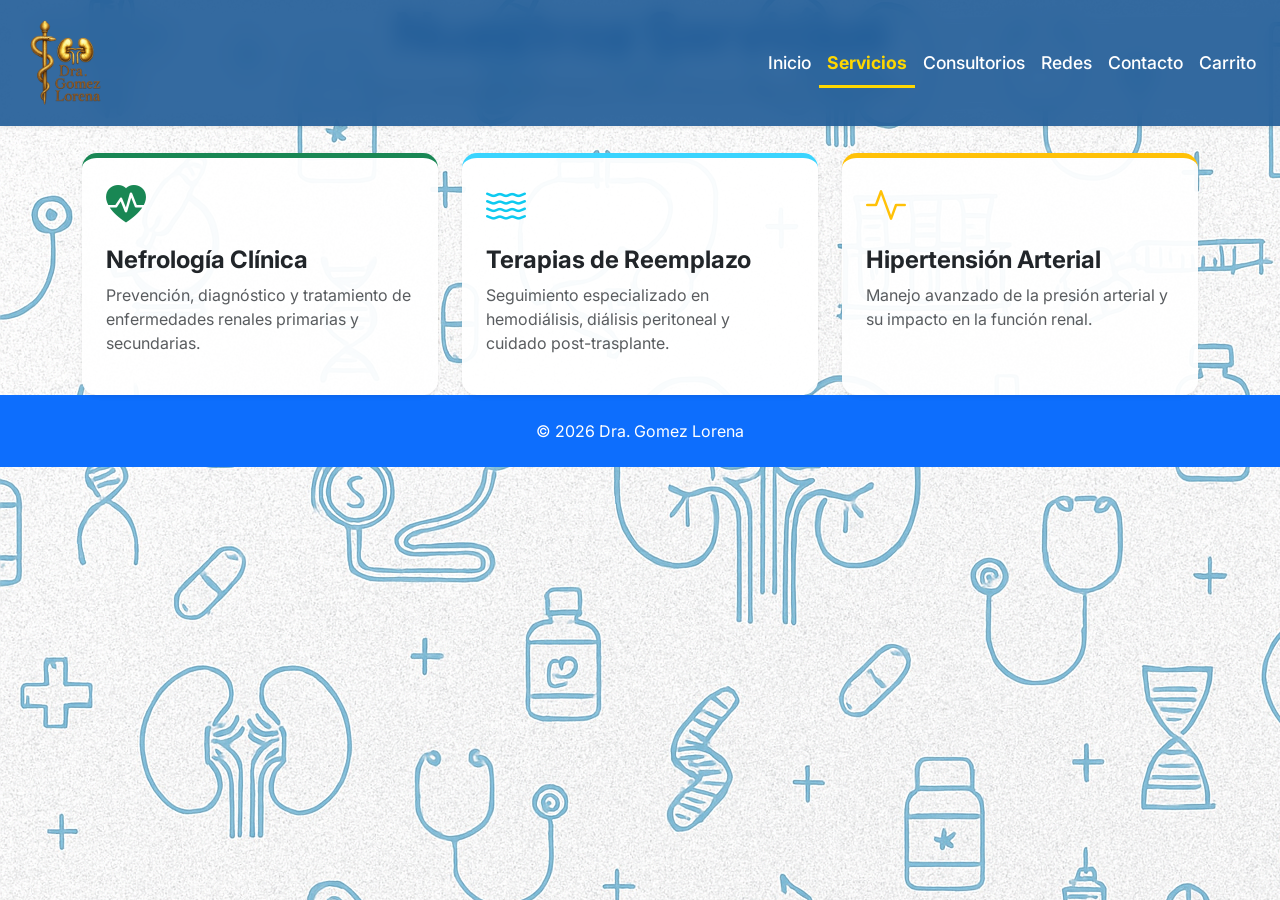
<file: servicios.html>
<!DOCTYPE html>
<html lang="es">

<head>
    <meta charset="utf-8" />
    <meta name="viewport" content="width=device-width, initial-scale=1.0" />
    <title>Servicios - Dra Gomez Lorena</title>
    <link rel="icon" type="image/png" href="favicon.png" />
    <link href="https://fonts.googleapis.com/css2?family=Inter:wght@400;500;700&display=swap" rel="stylesheet">
    <link rel="stylesheet" href="https://cdn.jsdelivr.net/npm/bootstrap@5.3.3/dist/css/bootstrap.min.css">
    <link rel="stylesheet" href="https://cdn.jsdelivr.net/npm/bootstrap-icons@1.11.3/font/bootstrap-icons.min.css">
    <link rel="stylesheet" href="css/app.css" />
</head>

<body>
    <header>
        <nav class="navbar navbar-expand-lg px-3 fixed-top shadow-sm">
            <div class="container-fluid px-0">
                <a class="navbar-brand ps-0" href="index.html">
                    <img src="iconos/GomezIconDorado.png" alt="Logo" style="height: 100px;" />
                </a>
                <button class="navbar-toggler border-warning" type="button" data-bs-toggle="collapse" data-bs-target="#navbarNav">
                    <span class="navbar-toggler-icon"></span>
                </button>
                <div class="collapse navbar-collapse" id="navbarNav">
                    <ul class="navbar-nav ms-auto">
                        <li class="nav-item"><a class="nav-link" href="index.html">Inicio</a></li>
                        <li class="nav-item"><a class="nav-link active" href="servicios.html">Servicios</a></li>
                        <li class="nav-item"><a class="nav-link" href="consultorios.html">Consultorios</a></li>
                        <li class="nav-item"><a class="nav-link" href="redes.html">Redes</a></li>
                        <li class="nav-item"><a class="nav-link" href="contacto.html">Contacto</a></li>
                        <li class="nav-item"><a class="nav-link" href="carrito.html">Carrito</a></li>
                    </ul>
                </div>
            </div>
        </nav>
    </header>

    <main class="contenido-principal container">
        <div class="text-center mb-5">
            <h1 class="display-4 text-primary fw-bold">Nuestros Servicios</h1>
            <p class="lead text-muted">Especialidades nefrológicas con enfoque integral y humano.</p>
        </div>

        <div class="row g-4 justify-content-center">
            <div class="col-md-6 col-lg-4">
                <div class="tarjeta-servicio h-100 p-4 shadow-sm borde-exito-personalizado">
                    <div class="text-success mb-3 h1"><i class="bi bi-heart-pulse-fill"></i></div>
                    <h3 class="h4 fw-bold">Nefrología Clínica</h3>
                    <p class="text-muted">Prevención, diagnóstico y tratamiento de enfermedades renales primarias y secundarias.</p>
                </div>
            </div>

            <div class="col-md-6 col-lg-4">
                <div class="tarjeta-servicio h-100 p-4 shadow-sm borde-info-personalizado">
                    <div class="text-info mb-3 h1"><i class="bi bi-water"></i></div>
                    <h3 class="h4 fw-bold">Terapias de Reemplazo</h3>
                    <p class="text-muted">Seguimiento especializado en hemodiálisis, diálisis peritoneal y cuidado post-trasplante.</p>
                </div>
            </div>

            <div class="col-md-6 col-lg-4">
                <div class="tarjeta-servicio h-100 p-4 shadow-sm borde-alerta-personalizado">
                    <div class="text-warning mb-3 h1"><i class="bi bi-activity"></i></div>
                    <h3 class="h4 fw-bold">Hipertensión Arterial</h3>
                    <p class="text-muted">Manejo avanzado de la presión arterial y su impacto en la función renal.</p>
                </div>
            </div>
        </div>
    </main>

    <footer class="bg-primary text-white py-4 mt-auto">
        <div class="container text-center">
            <p class="mb-0">&copy; 2026 Dra. Gomez Lorena</p>
        </div>
    </footer>

    <script src="https://cdn.jsdelivr.net/npm/bootstrap@5.3.3/dist/js/bootstrap.bundle.min.js"></script>
</body>

</html>
</file>
<file: css/app.css>
/* --- VARIABLES --- */
:root {
    --azul-principal: #1e5a96;
    --dorado-acento: #FFD700;
    --fondo-premium: rgba(255, 255, 255, 0.95);
}

/* --- BASE --- */
html, body {
    font-family: 'Inter', sans-serif;
    height: 100%;
}

body {
    background-image: url('../iconos/fondo.png');
    background-repeat: repeat;
    background-attachment: fixed;
    background-color: #f0f0f0;
}

/* --- NAVEGACIÓN --- */
.navbar {
    min-height: 100px;
    background-color: rgba(30, 90, 150, 0.9) !important;
    backdrop-filter: blur(10px);
    box-shadow: 0 4px 15px rgba(0, 0, 0, 0.3);
}

.nav-desplazamiento {
    min-height: 70px;
    background-color: rgba(30, 90, 150, 0.95) !important;
    box-shadow: 0 6px 16px rgba(0, 0, 0, 0.4);
}

.navbar-nav .nav-link {
    font-size: 1.1rem;
    padding-top: 0.75rem;
    padding-bottom: 0.75rem;
    color: #ffffff !important;
    font-weight: 500;
    display: flex;
    align-items: center;
}

.navbar-nav .nav-link .bi {
    font-size: 1.4rem;
    margin-right: 0.5rem;
}

.navbar-nav .nav-link:hover,
.navbar-nav .nav-link:hover .bi {
    color: var(--dorado-acento) !important;
}

.navbar-nav .nav-link.active {
    color: var(--dorado-acento) !important;
    font-weight: 700;
    border-bottom: 3px solid var(--dorado-acento);
    padding-bottom: calc(0.75rem - 3px);
}

.navbar-nav .nav-link.active .bi {
    color: var(--dorado-acento) !important;
}

.navbar-toggler {
    border-color: var(--dorado-acento);
}

.navbar-toggler-icon {
    filter: invert(1) grayscale(100%) brightness(200%);
}

/* --- COMPONENTES --- */
.tarjeta-premium {
    background: var(--fondo-premium);
    border: none;
    border-radius: 20px;
    box-shadow: 0 10px 30px rgba(0,0,0,0.1);
}

.seccion-principal {
    padding-top: 200px;
    padding-bottom: 100px;
}

.tarjeta-servicio {
    border: none;
    border-radius: 15px;
    background: var(--fondo-premium);
}

.tarjeta-ubicacion {
    border: none;
    border-radius: 15px;
    background: var(--fondo-premium);
}

.borde-exito-personalizado { border-top: 5px solid #198754 !important; }
.borde-info-personalizado { border-top: 5px solid #0dcafecf !important; }
.borde-alerta-personalizado { border-top: 5px solid #ffc107 !important; }

.enlace-icono-social {
    color: inherit;
    text-decoration: none;
}

.tarjeta-social {
    background: rgba(255,255,255,0.85);
    backdrop-filter: blur(5px);
    border-radius: 20px;
    padding: 3rem;
}

footer {
    background-color: var(--azul-principal) !important;
}

.text-primary { color: var(--azul-principal) !important; }
.btn-primary {
    background-color: var(--azul-principal);
    border-color: var(--azul-principal);
}
.btn-primary:hover {
    background-color: #164a7d;
    border-color: #164a7d;
}
</file>
